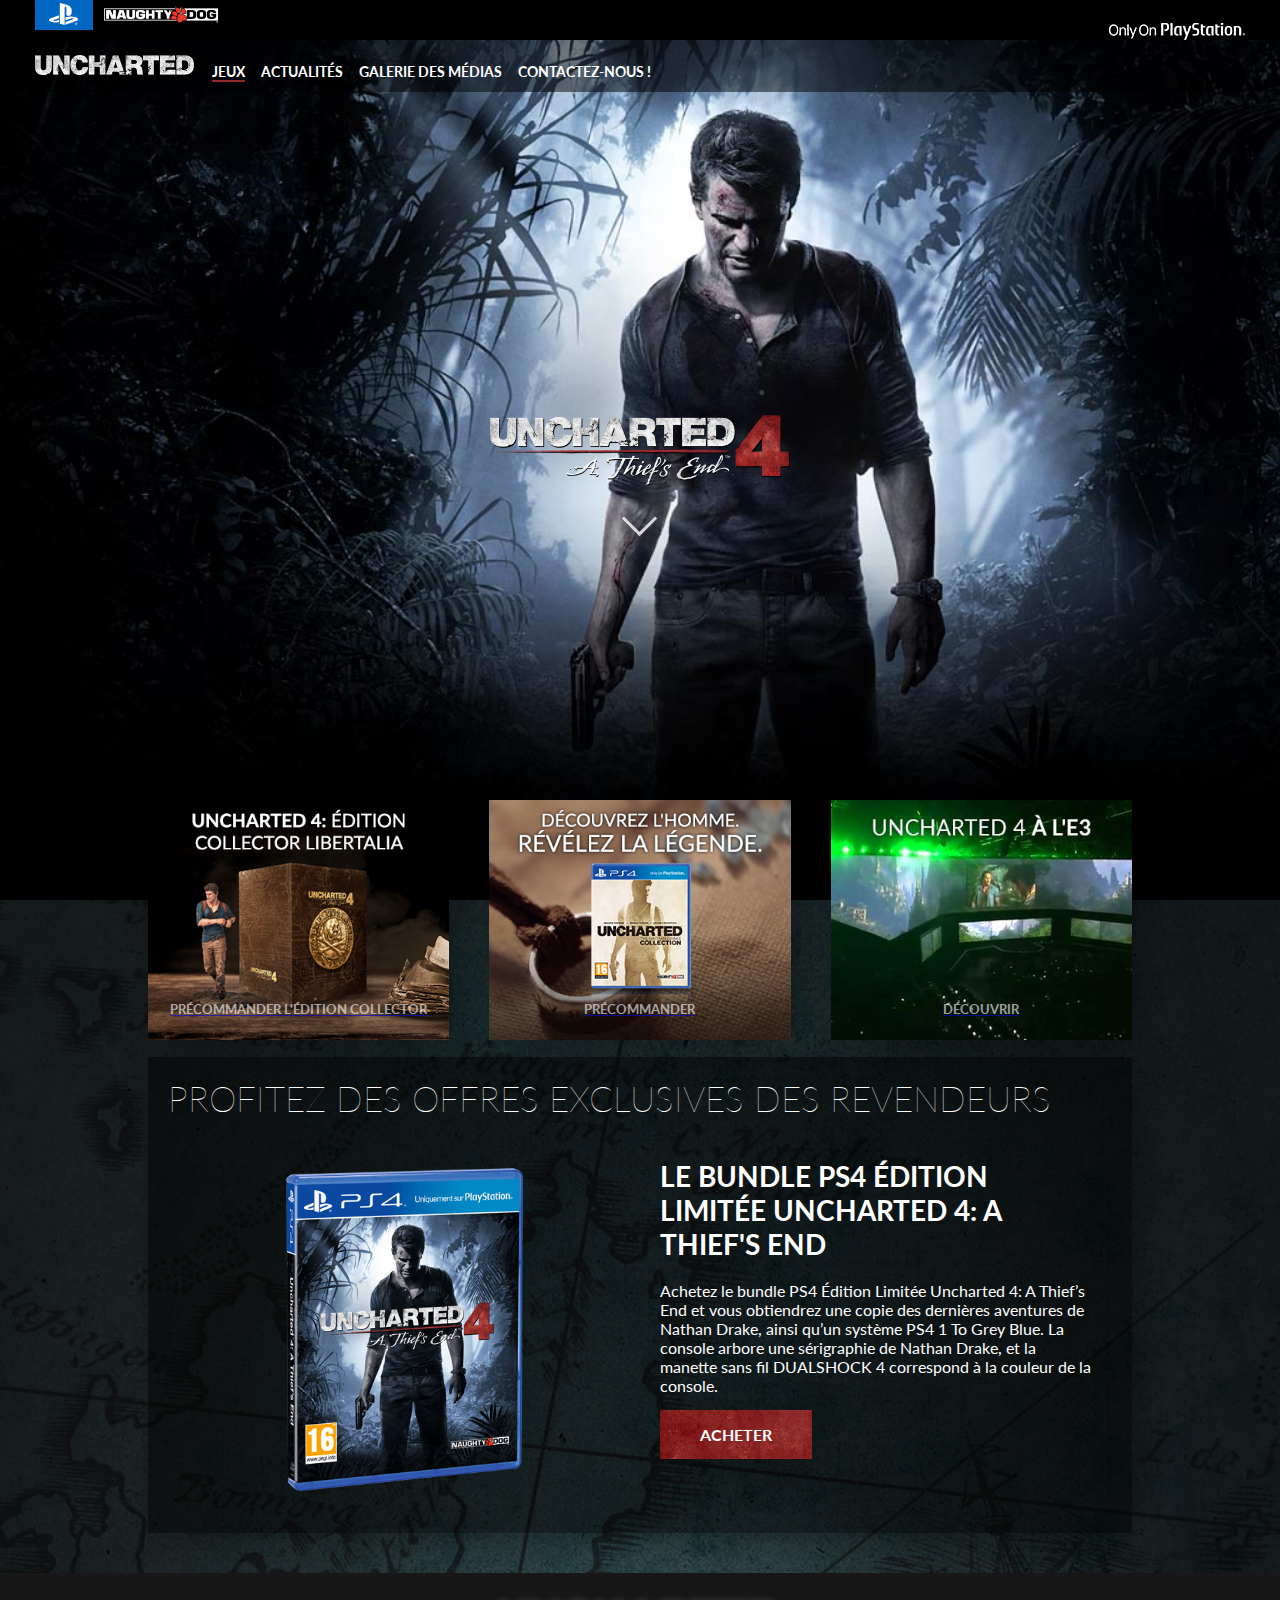
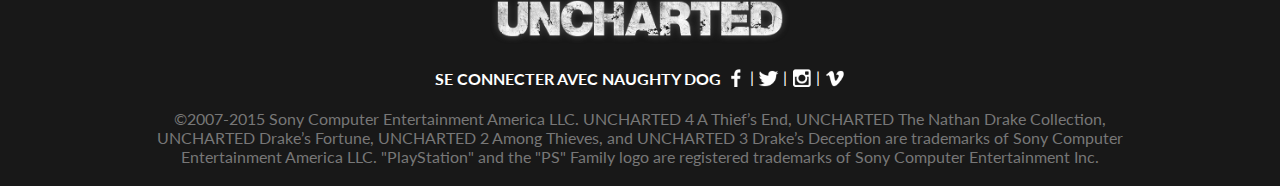
<file: index.html>
<!doctype html>
<html lang="fr">
<head>
  <meta charset="utf-8">
  <title>Uncharted 4</title>
  <link rel="stylesheet" href="css/style.css">
  <link rel="stylesheet" href="//fonts.googleapis.com/css?family=Lato:400,300,300italic,700,900,400italic" type="text/css" media="all">
</head>
<body>
    <header class="header-home">
        <!-- Top bar Links -->
        <div class="high-bar" >
            <!-- Links Left -->
            <ul class="high-bar_left">
                <li>
                    <a href="#" title="ps4" >
                        <img src="img/ps4.png" alt="ps4" />
                    </a>
                </li>
                <li>
                    <a href="#" title="Naughty Dog" >
                        <img src="img/naughty-dog.png" alt="Naughty Dog" />
                    </a>
                </li>
            </ul>
            <!-- Links right -->
            <ul class="high-bar_right">
                <li>
                    <a id="only-on-ps4" href="#" title="only on ps" >
                        <img src="img/only-on-ps.png" alt="only on ps" />
                    </a>
                </li>
            </ul>
        </div>
        <!-- Menu Principal -->
        <div class="navigation-main" >
            <ul>
                <li>
                    <a href="#" title="logo_uncharted" target="_self" >
                        <img id="logo_uncharted" src="img/logo@2x.png" alt="" />
                    </a>
                </li>
                <li>
                    <a href="index.html" title="Jeux" target="_self" class="active" >Jeux</a> 
                </li>
                <li>
                    <a href="#" title="Actualités" target="_self" >Actualités</a>
                </li>
                <li>
                    <a href="#" title="Galerie des médias" target="_self" >Galerie des médias</a> 
                </li>
                <li>
                    <a href="contact.html" title="Communauté" target="_self" >Contactez-nous !</a>
                </li>
            </ul>
        </div>
        <nav class="burger" >
            <button>
                <span class="lines"></span>
                <span class="lines"></span>
                <span class="lines"></span>
            </button>
        </nav>
        <div class="header-home_center">
            <img id="header-logo-uncharted-4" src="img/U4-final-logo-web-1024x312.png" alt="" >
            <div class="scroll-down"> 
                <a href="#articles-home" title="Défiler vers le bas" class="scroll-down-arrow" >
                    <span>Défiler vers le bas</span>
                </a>
            </div>
        </div> 
    </header>
    <section class="content-home" >
        <div class="container" >
            <div class="row forward ">
                <div class="col-4">
                    <a href="#" title="Edition collector libertalia" >
                        <img src="img/uc4-libertalia_fr_FR.jpg" alt="" />
                        <span class="forward_link">
                            PRÉCOMMANDER L'ÉDITION COLLECTOR
                        </span>
                    </a>
                </div>
                <div class="col-4" >
                    <a href="#" title="Edition collector libertalia" >
                        <img src="img/landing_callouts_fr_FR.jpg" alt="" />
                        <span class="forward_link">
                            PRÉCOMMANDER
                        </span>
                    </a>
                </div>
                <div class="col-4" >
                    <a href="#" title="Découvrir Uncharted 4 à l'E3" >
                        <img src="img/Callout_2b_fr_FR.jpg" alt="" />
                        <span class="forward_link">
                            DÉCOUVRIR
                        </span>
                    </a>
                </div>
            </div>
            <div id="articles-home" class="row ">
                <article>
                    <h2>PROFITEZ DES OFFRES EXCLUSIVES DES REVENDEURS</h2>
                    <div class="articles-home_content">
                        <div class="col-6 articles-home_content_img">
                                <img class="pochette" src="img/pochette_uncharted.png" alt="" />
                        </div>
                        <div class="col-6 articles-home_content_text">
                            <h3>LE BUNDLE PS4 ÉDITION LIMITÉE UNCHARTED 4: A THIEF'S END</h3>
                            <p>
                                Achetez le bundle PS4 Édition Limitée Uncharted 4: A Thief’s End 
                                et vous obtiendrez une copie des dernières aventures de Nathan 
                                Drake, ainsi qu’un système PS4 1 To Grey Blue. La console arbore une 
                                sérigraphie de Nathan Drake, et la manette sans fil DUALSHOCK 4 
                                correspond à la couleur de la console.
                            </p>
                            <a href="#" title="" target="_self" class="buy-btn" >Acheter</a> 
                        </div>
                    </div>
                </article>
            </div>
        </div>
    </section>
    
    <footer>
        <div class="container">
            <img class="logo-uncharted-footer" src="img/footer-logo@2x.png" alt="" />
            <div class="logo-footer-social">
                <span class="text-social" >SE CONNECTER AVEC NAUGHTY DOG </span>
                <ul>
                    <li>
                        <a href="#" title="">
                            <img src="img/facebook.png" alt="" />
                        </a>
                    </li>
                    <li>
                        <a href="#" title="">
                            <img src="img/twitter.png" alt="" />
                        </a>
                    </li>
                    <li>
                        <a href="#" title="">
                            <img src="img/instagram.png" alt=""  />
                        </a>
                    </li>
                    <li>
                        <a href="#" title="">
                            <img src="img/vimeo.png" alt=""  />
                        </a>
                    </li>
                </ul>
            </div>
            <p class="copyright">©2007-2015 Sony Computer Entertainment America LLC.  UNCHARTED 4 A Thief’s End, UNCHARTED The Nathan Drake Collection, UNCHARTED Drake’s Fortune, UNCHARTED 2 Among Thieves, and UNCHARTED 3 Drake’s Deception are trademarks of Sony Computer Entertainment America LLC.  "PlayStation" and the "PS" Family logo are registered trademarks of Sony Computer Entertainment Inc.</p>
        </div>
    </footer>
</body>
</html>
</file>
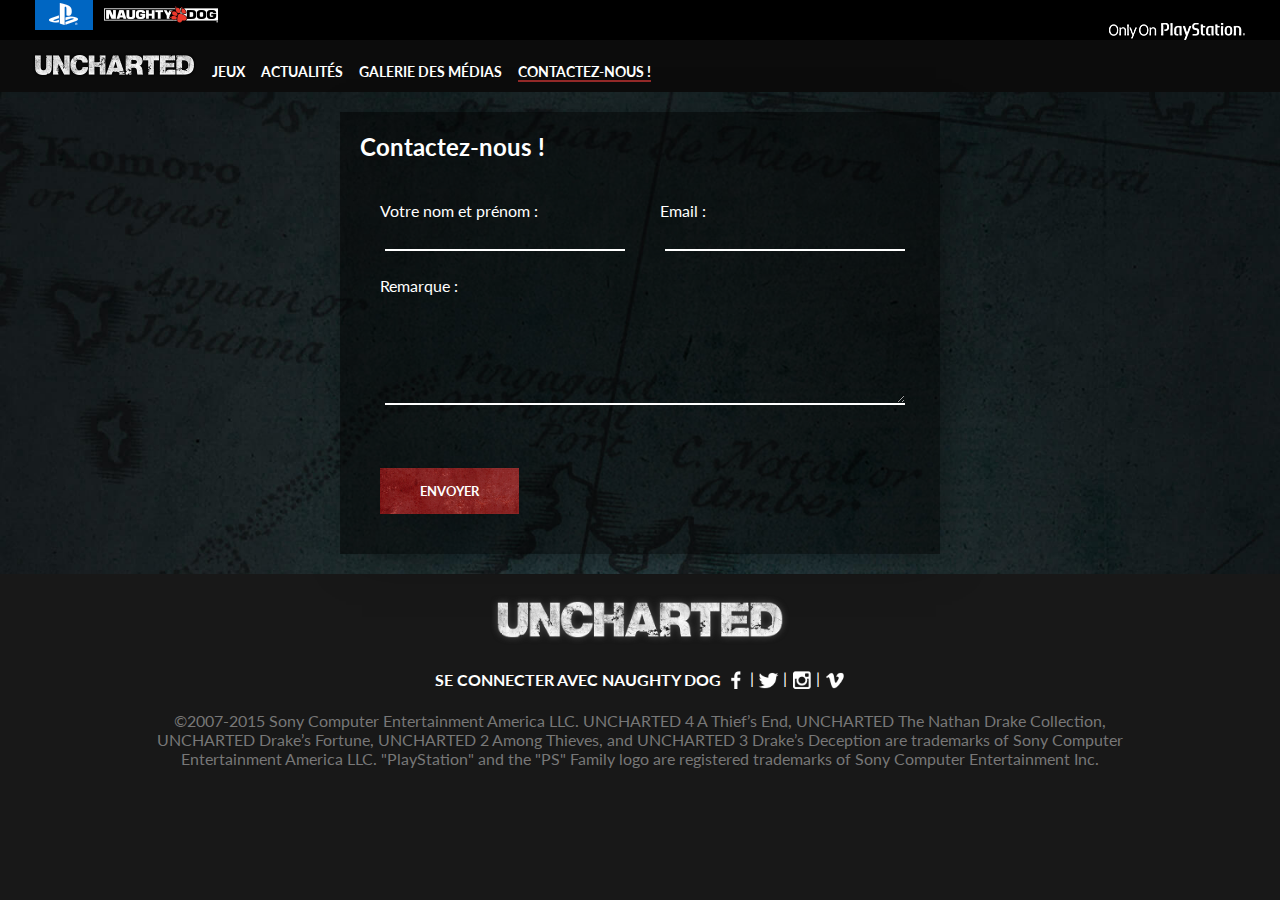
<file: contact.html>
<!doctype html>
<html lang="fr">
<head>
  <meta charset="utf-8">
  <meta name="viewport" content="width=device-width, initial-scale=1">
  <title>Uncharted 4</title>
  <link rel="stylesheet" href="css/style.css">
  <link rel="stylesheet" href="//fonts.googleapis.com/css?family=Lato:400,300,300italic,700,900,400italic" type="text/css" media="all">
  <style>
    
  </style>
</head>
<body>
    <header>
        <!-- Top bar Links -->
        <div class="high-bar" >
            <!-- Links Left -->
            <ul class="high-bar_left">
                <li>
                    <a href="#" title="ps4" >
                        <img src="img/ps4.png" alt="ps4" />
                    </a>
                </li>
                <li>
                    <a href="#" title="Naughty Dog" >
                        <img src="img/naughty-dog.png" alt="Naughty Dog" />
                    </a>
                </li>
            </ul>
            <!-- Links right -->
            <ul class="high-bar_right">
                <li>
                    <a id="only-on-ps4" href="#" title="only on ps" >
                        <img src="img/only-on-ps.png" alt="only on ps" />
                    </a>
                </li>
            </ul>
        </div>
        <!-- Menu Principal -->
        <nav class="navigation-main" >
            <ul>
                <li>
                    <a  href="#" title="logo_uncharted" target="_self" >
                        <img id="logo_uncharted" src="img/logo@2x.png" alt="" />
                    </a>
                </li>
                <li>
                    <a href="index.html" title="Jeux" target="_self" >Jeux</a> 
                </li>
                <li>
                    <a href="#" title="Actualités" target="_self" >Actualités</a>
                </li>
                <li>
                    <a href="#" title="Galerie des médias" target="_self" >Galerie des médias</a> 
                </li>
                <li>
                    <a href="contact.html" title="Contact" target="_self" class="active" >Contactez-nous !</a>
                </li>
            </ul>
        </nav>
        <nav class="burger" >
                <button>
                    <span class="lines"></span>
                    <span class="lines"></span>
                    <span class="lines"></span>
                </button>
            </nav>
    </header>
    <section class="formulaire-container" >
        <div class="container" >
            <div id="formulaire-content" class="row">
                    <h2>Contactez-nous !</h2>
                    <form action="" method="post" >
                        <div class="col-6">
                            <label for="nom" >Votre nom et prénom :</label><br/>
                            <input type="text" name="nom" />
                        </div>
                        <div class="col-6">
                            <label for="email" >Email :</label><br/>
                            <input type="Email" name="email"/>
                        </div>
                        <div class="col-12">
                            <label for="remarque" >Remarque :</label><br/>
                            <textarea name="remarque" ></textarea>
                        </div>
                        <div class="col-12">
                            <button class="buy-btn" >Envoyer</button>
                        </div>
                    </form>
            </div>
        </div>
    </section>
    
    <footer>
        <div class="container">
            <img class="logo-uncharted-footer" src="img/footer-logo@2x.png" alt="" />
                <div class="logo-footer-social">
                <span class="text-social" >SE CONNECTER AVEC NAUGHTY DOG </span>
                <ul>
                    <li>
                        <a href="#" title="">
                            <img src="img/facebook.png" alt="" />
                        </a>
                    </li>
                    <li>
                        <a href="#" title="">
                            <img src="img/twitter.png" alt="" />
                        </a>
                    </li>
                    <li>
                        <a href="#" title="">
                            <img src="img/instagram.png" alt=""  />
                        </a>
                    </li>
                    <li>
                        <a href="#" title="">
                            <img src="img/vimeo.png" alt=""  />
                        </a>
                    </li>
                </ul>
            </div>
            <p class="copyright">©2007-2015 Sony Computer Entertainment America LLC.  UNCHARTED 4 A Thief’s End, UNCHARTED The Nathan Drake Collection, UNCHARTED Drake’s Fortune, UNCHARTED 2 Among Thieves, and UNCHARTED 3 Drake’s Deception are trademarks of Sony Computer Entertainment America LLC.  "PlayStation" and the "PS" Family logo are registered trademarks of Sony Computer Entertainment Inc.</p>
        </div>
    </footer>
</body>
</html>
</file>
<file: css/style.css>
*{
    box-sizing:border-box;
    margin:0px;
    padding:0px;
    font-family:'Lato', Arial, Helvetica, sans-serif
}
body{
    background-color:#181818;
}
.container{
    max-width:1024px;
    margin:0 auto;
}
nav.burger{
    display:none;
}
nav.burger button{
    padding:7px;
    background-color:transparent;
    border:none;
    outline: 0px;
    cursor: pointer;
    float:right;
}
nav.burger button span.lines{
    border: 2px solid white;
    display: block;
    width: 25px;
    margin: 6px;
    border-radius:1px;
}
nav.burger button span.lines:nth-child(1){
    width: 15px;
}
nav.burger button span.lines:nth-child(2){
    width: 20px;
}
nav.burger button span.lines:nth-child(3){
    width: 25px;
}
.high-bar,
.navigation-main,
.burger{
    background-color:black;
    width:100%;
    overflow: hidden;
}
.high-bar{
    padding:0px 35px ;
}
.high-bar_left,
.high-bar_right{
    overflow: auto;
}
.high-bar_left{
    float:left;
}
.high-bar_right{
    float:right;
}
.high-bar img{
    vertical-align: middle;
}
.high-bar a#only-on-ps4{
    margin-top:20px;
    display:inline-block;
}
.high-bar ul li,
.navigation-main ul li{
      display:inline-block;
}
.navigation-main,
.burger{
    position:relative;
    z-index:2;
    background-color:rgba(0,0,0,0.5);
}
.navigation-main ul{
    padding: 12px 20px;
}
.navigation-main ul li{
    margin-left:12px;
}
.navigation-main ul li a{
    color:white;
    text-decoration:none;
    text-transform:uppercase;
    font-size:14px;
    font-weight:bold;
}

.navigation-main ul li a:hover,
.navigation-main ul li a.active{
    margin-bottom:-2px;
    border-bottom:2px solid #932928;
}

.navigation-main ul li a img#logo_uncharted{
    max-width: 164px;
}
.header-home{
    position:relative;
    z-index:1;
    background-image: url('../img/uncharted-4-a-thiefs-end.jpg');
    background-size: cover;
    background-position: center;
    height:100vh;
}
.header-home img#header-logo-uncharted-4{
    width:300px;
    margin:0 auto;
}
.scroll-down{
    display: inline-block;
    padding: 7px 7px 7px 10px;
    position: relative;
    height: 46px;
    width: 46px;
    left: 50%;
    margin-left: -23px;
}
.header-home a.scroll-down-arrow{
    display:block;
    width: 25px;
    height: 25px;
    border-left:3px solid rgba(255,255,255,0.8);
    border-bottom:3px solid rgba(255,255,255,0.8);
    -webkit-transform: rotate(-45deg);
    -ms-transform: rotate(-45deg);
    -o-transform: rotate(-45deg);
    -moz-transform: rotate(-45deg);
    transform: rotate(-45deg);
    position:absolute;
}
.header-home .scroll-down-arrow span{
    display:none;
}
.header-home_center{
    position: absolute;
    top: 50%;
    left: 50%;
    margin-left:-150px;
    margin-top:-45px;
    width: 300px;
}
.content-home{
    background-image:url('../img/Map_BG_Desktop.jpg');
    background-size:cover;
    padding-bottom: 20px;
}
.content-home .row .col-4{
    padding:20px;
    width:33.33%;
    float:left;
}
.content-home .row.forward{
    margin-top:-120px;
    z-index:4;
    position:relative;
}
.content-home .row.forward a span.forward_link{
    opacity:0.6;
}
.content-home .row.forward a:hover span.forward_link{
    opacity:1;
}
.content-home .row.forward span.forward_link{
    display: block;
    margin-top:-42px;
    color:white;
    text-align: center;
    font-size:13px;
    font-weight: bold;
}
.content-home .row .col-4 img{
    width:100%;
    -webkit-box-shadow: 9px 9px 45px -13px rgba(0,0,0,0.59);
    -moz-box-shadow: 9px 9px 45px -13px rgba(0,0,0,0.59);
    box-shadow: 9px 9px 45px -13px rgba(0,0,0,0.59);
}
.row:after {
    content: '';
    display: block;
    clear: both;
}

#articles-home article {
   padding:20px;
}
#articles-home article h1,
#articles-home article p {
   color:white;
}
.col-6{
    float:left;
    width:50%;
}
#articles-home.row{
    background-color:rgba(0,0,0,0.5);
    margin:20px;
    -webkit-box-shadow: 9px 9px 45px -13px rgba(0,0,0,0.59);
    -moz-box-shadow: 9px 9px 45px -13px rgba(0,0,0,0.59);
    box-shadow: 9px 9px 45px -13px rgba(0,0,0,0.59);
}
#articles-home.row article h2 {
    font-size:35px;
    font-weight: 100;
    margin-bottom:20px;
    color:white;
}
#articles-home.row article h3 {
    font-size:28px;
    color:white;
    font-weight: bold;
    margin-bottom:20px;
}
#articles-home.row article .articles-home_content_img{
    padding:20px;
    text-align:center;
}
#articles-home.row article .articles-home_content_img .pochette{
    width:280px;
}
#articles-home.row article .articles-home_content_text{
    padding:20px;
}
a.buy-btn,
button.buy-btn{
    margin-top:15px;
    display: inline-block;
    padding:15px 40px;
    background-image:url('../img/button-lg.jpg');
    background-size:cover;
    color:white;
    text-decoration: none;
    text-transform:uppercase;
    font-weight:bold;
    -webkit-box-shadow: 9px 9px 45px -13px rgba(0,0,0,0.59);
    -moz-box-shadow: 9px 9px 45px -13px rgba(0,0,0,0.59);
    box-shadow: 9px 9px 45px -13px rgba(0,0,0,0.59);
    border:0px;
    background-color:transparent;
}
a.buy-btn:hover,
button.buy-btn:hover{
    background-image:none; 
    border:2px solid white;
    padding:13px 38px;
}
footer{
    text-align: center;
    padding:20px;
}
footer .logo-uncharted-footer{
    width:300px;
}
footer p.copyright{
    color:#777;
}
footer a{
    text-decoration:none;
}
footer span.text-social{
    color:white;
    font-size:16px;
    text-transform: uppercase;
    font-weight: 700;
    vertical-align: middle;
}
footer .logo-footer-social{
    margin:20px 0px;
}
footer .logo-footer-social ul{
    display:inline-block;
}
footer .logo-footer-social ul li{
    display:inline-block;
}
footer .logo-footer-social ul li a img{
    width:21px;
    color:white;
    vertical-align: middle;
}
footer .logo-footer-social ul li:after{
    content:"|";
    color:white;
}
footer .logo-footer-social ul li:last-child:after {
    content:"";
    color:white;
}
@media screen and (max-width:650px){
    .content-home .row .col-4{
        padding:50px;
        width:100%;
        float:inherit;
    }
    .col-6{
        float: inherit;
        width:100%;
    }
    .navigation-main ul{
        display:none;
    }
    nav.burger{
        display:block;
        z-index:6;
    }
}

/* Page de contact*/
.formulaire-container{
    background-image: url('../img/Map_BG_Desktop.jpg');
    background-size: cover;
    padding: 20px;
}
#formulaire-content.row {
    background-color: rgba(0,0,0,0.5);
    margin:0 auto;
    -webkit-box-shadow: 9px 9px 45px -13px rgba(0,0,0,0.59);
    -moz-box-shadow: 9px 9px 45px -13px rgba(0,0,0,0.59);
    box-shadow: 9px 9px 45px -13px rgba(0,0,0,0.59);
    max-width:600px;
    padding:20px;
}
#formulaire-content h2{
    color:white;
    margin-bottom:20px;
}
#formulaire-content .col-6,
#formulaire-content .col-12{
    padding:20px;
}
#formulaire-content label{
    color:white;
    margin-bottom:5px;
    display:inline-block;
}
#formulaire-content input,
#formulaire-content select,
#formulaire-content textarea{
    color:#d4d4d4;
    border:0px;
    border-bottom:2px solid white;
    background-color:transparent;
    font-size:16px;
    width:100%;
    margin:5px;
    box-sizing: border-box;
    -moz-appearance:none; /* Firefox */
    -webkit-appearance:none; /* Safari and Chrome */
    appearance:none;
}
#formulaire-content textarea{
   height:100px;
}

#formulaire-content select{
    color:initial;
    background: url(../img/arrow-select.png)99% / 3% no-repeat;
}
#formulaire-content select {
    color:#bcbcbc;
}
#formulaire-content select option{
    color:black;
}
#formulaire-content select option:disabled{
    color:#575757;
}
</file>
